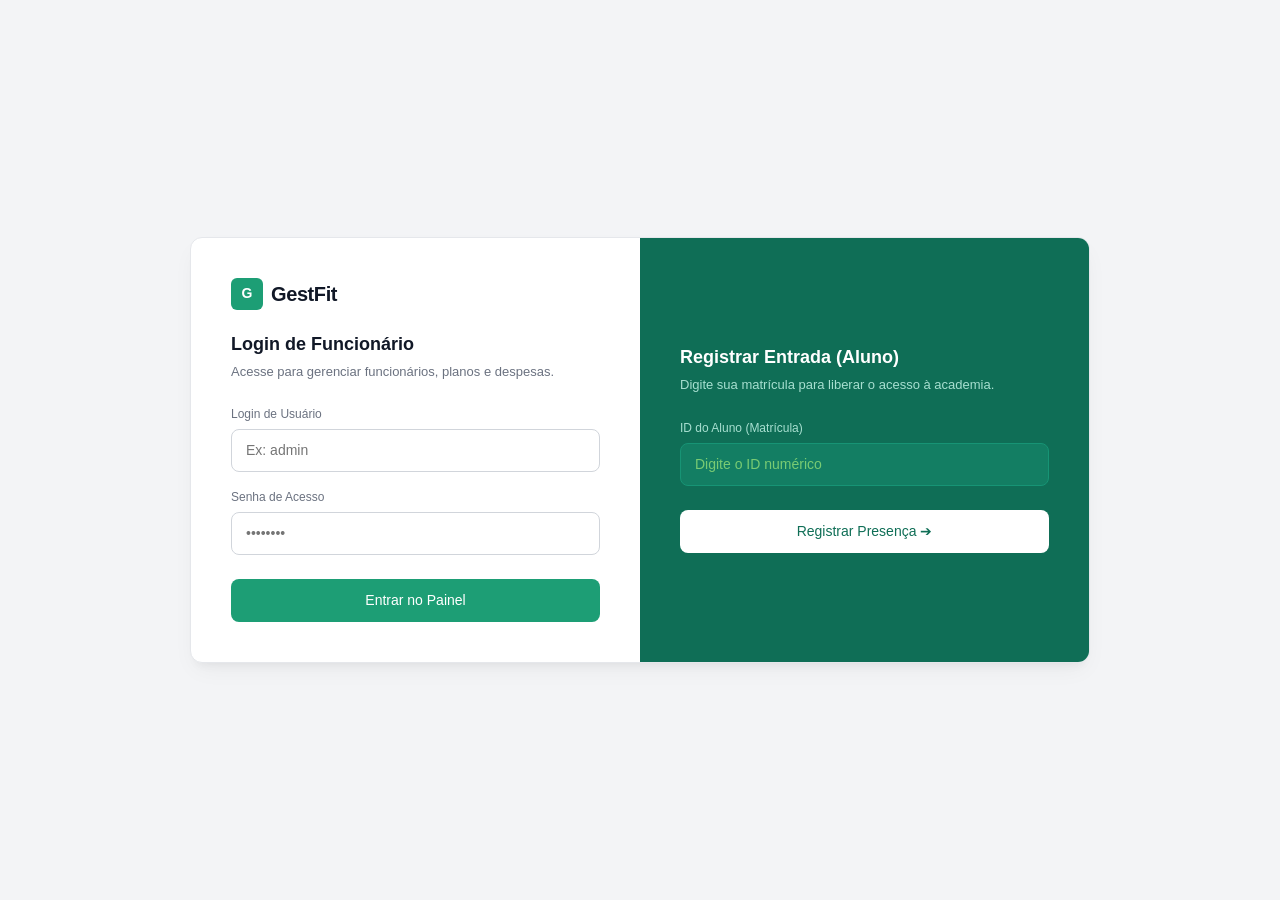
<file: demo/src/main/resources/templates/index.html>
<!DOCTYPE html>
<html lang="pt-BR" xmlns:th="http://www.thymeleaf.org">
<head>
    <meta charset="UTF-8">
    <meta name="viewport" content="width=device-width, initial-scale=1.0">
    <title>GestFit - Portaria e Acesso</title>

    <link href="https://cdn.jsdelivr.net/npm/bootstrap@5.3.3/dist/css/bootstrap.min.css" rel="stylesheet">

    <style>
        /* INJEÇÃO DO SEU DESIGN COMPLETO E CORRIGIDO */
        :root {
            --color-background-primary: #ffffff;
            --color-background-secondary: #f9fafb;
            --color-background-tertiary: #f3f4f6;
            --color-border-secondary: #d1d5db;
            --color-border-tertiary: #e5e7eb;
            --color-text-primary: #111827;
            --color-text-secondary: #6b7280;
            --border-radius-md: 8px;
            --border-radius-lg: 12px;
            --font-sans: 'Segoe UI', Tahoma, Geneva, Verdana, sans-serif;
        }

        * {
            box-sizing: border-box;
            margin: 0;
            padding: 0;
        }

        body {
            font-family: var(--font-sans);
            font-size: 14px;
            color: var(--color-text-primary);
            background: var(--color-background-tertiary);
            min-height: 100vh;
            display: flex;
            align-items: center;
            justify-content: center;
            padding: 20px;
        }

        .login-container {
            background: var(--color-background-primary);
            border: 0.5px solid var(--color-border-tertiary);
            border-radius: var(--border-radius-lg);
            overflow: hidden;
            box-shadow: 0 10px 25px -5px rgba(0, 0, 0, 0.05), 0 8px 10px -6px rgba(0, 0, 0, 0.05);
            width: 100%;
            max-width: 900px;
        }

        /* Lado Administrativo */
        .admin-side {
            padding: 40px;
        }

        /* Lado da Portaria/Aluno */
        .aluno-side {
            background: #0F6E56;
            color: white;
            padding: 40px;
            display: flex;
            flex-direction: column;
            justify-content: center;
        }

        .logo-mark {
            display: flex;
            align-items: center;
            gap: 8px;
            margin-bottom: 24px;
        }

        .logo-icon {
            width: 32px;
            height: 32px;
            background: #1D9E75;
            border-radius: 6px;
            display: flex;
            align-items: center;
            justify-content: center;
            font-weight: bold;
            color: white;
        }

        .logo-text {
            font-size: 20px;
            font-weight: 600;
            letter-spacing: -0.02em;
        }

        h3 {
            font-size: 18px;
            font-weight: 600;
            margin-bottom: 6px;
            color: var(--color-text-primary);
        }

        .aluno-side h3 {
            color: white;
        }

        .subtitle {
            font-size: 13px;
            color: var(--color-text-secondary);
            margin-bottom: 24px;
        }

        .aluno-side .subtitle {
            color: #A7DFD0;
        }

        label {
            font-size: 12px;
            color: var(--color-text-secondary);
            font-weight: 500;
            margin-bottom: 6px;
            display: block;
        }

        .aluno-side label {
            color: #A7DFD0;
        }

        input {
            font-family: var(--font-sans);
            font-size: 14px;
            padding: 10px 14px;
            border: 1.5px solid var(--color-border-secondary);
            border-radius: var(--border-radius-md);
            background: var(--color-background-primary);
            color: var(--color-text-primary);
            outline: none;
            width: 100%;
            transition: all 0.2s;
        }

        .aluno-side input {
            background: #137e63;
            border-color: #179475;
            color: white;
        }

        .aluno-side input::placeholder {
            color: #79cb73;
        }

        input:focus {
            border-color: #1D9E75;
            box-shadow: 0 0 0 3px rgba(29, 158, 117, 0.15);
        }

        .aluno-side input:focus {
            border-color: #ffffff;
            box-shadow: 0 0 0 3px rgba(255, 255, 255, 0.2);
        }

        .btn-custom {
            display: inline-flex;
            align-items: center;
            justify-content: center;
            padding: 11px 20px;
            border-radius: var(--border-radius-md);
            font-size: 14px;
            font-weight: 500;
            cursor: pointer;
            width: 100%;
            transition: background 0.15s;
            border: none;
        }

        .btn-adm {
            background: #1D9E75;
            color: white;
        }

        .btn-adm:hover {
            background: #0F6E56;
        }

        .btn-aluno {
            background: white;
            color: #0F6E56;
        }

        .btn-aluno:hover {
            background: #eafcf7;
        }
    </style>
</head>
<body>

<div class="login-container">
    <div class="row g-0">

        <div class="col-md-6 admin-side">
            <div class="logo-mark">
                <div class="logo-icon">G</div>
                <div class="logo-text">GestFit</div>
            </div>

            <h3>Login de Funcionário</h3>
            <p class="subtitle">Acesse para gerenciar funcionários, planos e despesas.</p>

            <form th:action="@{/acesso/entrar}" method="post" class="space-y-4">
                <div class="mb-3">
                    <label>Login de Usuário</label>
                    <input type="text" name="login" placeholder="Ex: admin" required>
                </div>
                <div class="mb-4">
                    <label>Senha de Acesso</label>
                    <input type="password" name="senha" placeholder="••••••••" required>
                </div>
                <button type="submit" class="btn-custom btn-adm">Entrar no Painel</button>
            </form>
        </div>

        <div class="col-md-6 aluno-side">
            <h3>Registrar Entrada (Aluno)</h3>
            <p class="subtitle">Digite sua matrícula para liberar o acesso à academia.</p>

            <form th:action="@{/acesso/registrar-presenca}" method="post">
                <div class="mb-4">
                    <label>ID do Aluno (Matrícula)</label>
                    <input type="number" name="alunoId" placeholder="Digite o ID numérico" required>
                </div>
                <button type="submit" class="btn-custom btn-aluno">Registrar Presença ➔</button>
            </form>
        </div>

    </div>
</div>

<script src="https://cdn.jsdelivr.net/npm/bootstrap@5.3.3/dist/js/bootstrap.bundle.min.js"></script>
</body>
</html>
</file>
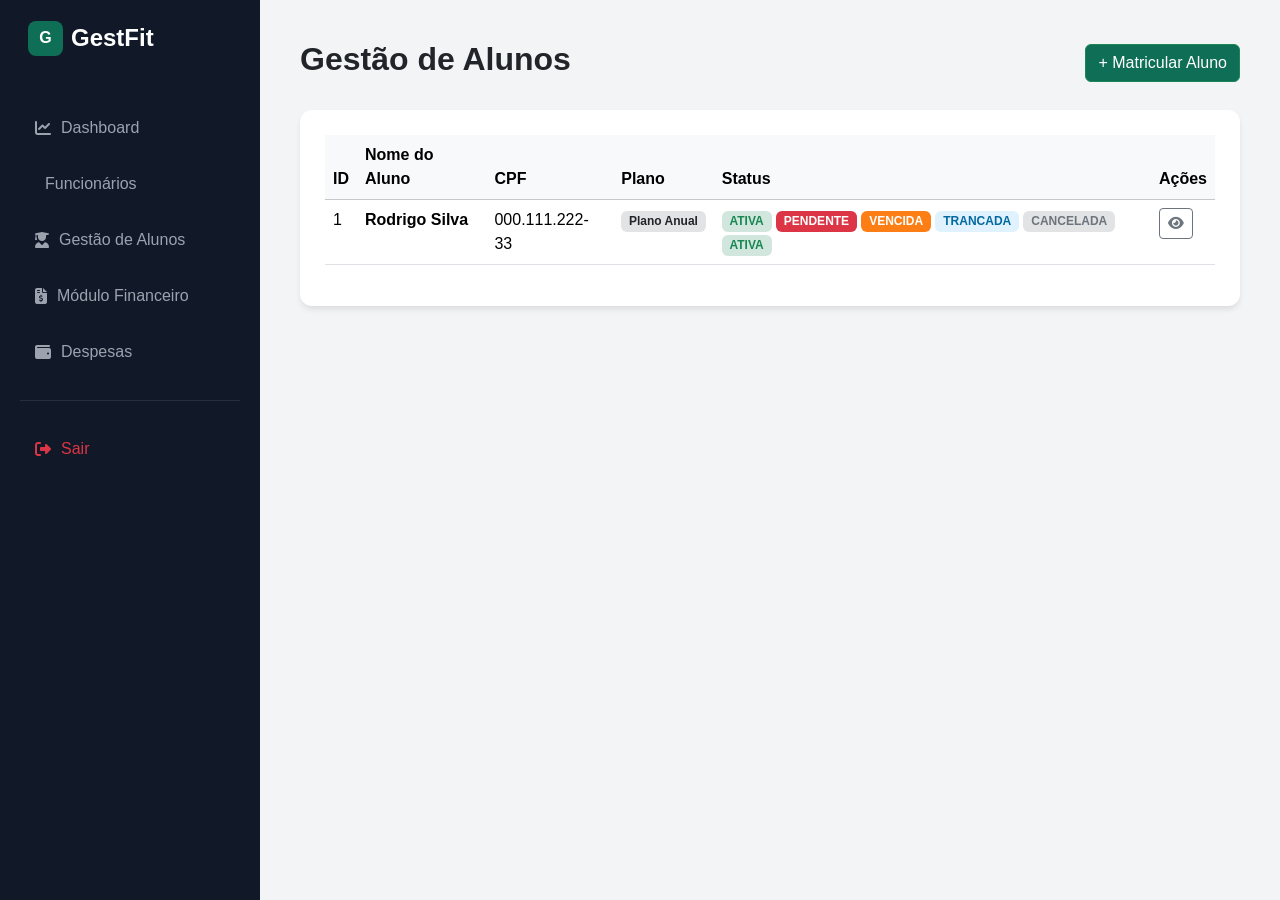
<file: demo/src/main/resources/templates/alunos.html>
<!DOCTYPE html>
<html lang="pt-BR" xmlns:th="http://www.thymeleaf.org">
<head>
  <meta charset="UTF-8">
  <meta name="viewport" content="width=device-width, initial-scale=1.0">
  <title>GestFit - Gestão de Alunos</title>
  <link href="https://cdn.jsdelivr.net/npm/bootstrap@5.3.3/dist/css/bootstrap.min.css" rel="stylesheet">
  <link rel="stylesheet" href="https://cdnjs.cloudflare.com/ajax/libs/font-awesome/6.5.1/css/all.min.css">
  <style>
    :root { --sidebar-width: 260px; --primary-color: #0F6E56; --bg-light: #f3f4f6; }
    body { background-color: var(--bg-light); font-family: 'Segoe UI', sans-serif; }
    .sidebar { width: var(--sidebar-width); height: 100vh; background: #111827; color: white; position: fixed; padding: 20px; }
    .nav-link { color: #9ca3af; padding: 12px 15px; border-radius: 8px; display: flex; align-items: center; gap: 10px; text-decoration: none; transition: 0.3s; }
    .nav-link:hover, .nav-link.active { background: var(--primary-color); color: white; }
    .main-content { margin-left: var(--sidebar-width); padding: 40px; }
    .table-container { background: white; border-radius: 12px; padding: 25px; box-shadow: 0 4px 6px -1px rgba(0,0,0,0.1); }
  </style>
</head>
<body>

<div class="sidebar">
  <div class="d-flex align-items-center gap-2 mb-5 px-2">
    <div style="background: var(--primary-color); width:35px; height:35px; border-radius:8px; display:flex; align-items:center; justify-content:center; font-weight:bold;">G</div>
    <span class="fs-4 fw-bold">GestFit</span>
  </div>
  <nav class="d-flex flex-column gap-2">
    <a href="/dashboard" class="nav-link"><i class="fa-solid fa-chart-line"></i> Dashboard</a>
    <a href="/funcionarios" class="nav-link"><i class="fa-solid fa-users-gears"></i> Funcionários</a>
    <a href="/alunos" class="nav-link"><i class="fa-solid fa-user-graduate"></i> Gestão de Alunos</a>
    <a href="/financeiro/painel" class="nav-link"><i class="fa-solid fa-file-invoice-dollar"></i> Módulo Financeiro</a>
    <a href="/despesas" class="nav-link"><i class="fa-solid fa-wallet"></i> Despesas</a>
    <hr class="text-secondary">
    <a href="/" class="nav-link text-danger"><i class="fa-solid fa-right-from-bracket"></i> Sair</a>
  </nav>
</div>

<div class="main-content">
  <div class="d-flex justify-content-between align-items-center mb-4">
    <h2 class="fw-bold">Gestão de Alunos</h2>
    <button class="btn btn-success"
            style="background-color: var(--primary-color);"
            data-bs-toggle="modal"
            data-bs-target="#modalAluno">
      + Matricular Aluno
    </button>
  </div>

  <div class="table-container">
    <table class="table table-hover">
      <thead class="table-light">
      <tr>
        <th>ID</th>
        <th>Nome do Aluno</th>
        <th>CPF</th>
        <th>Plano</th>
        <th>Status</th>
        <th>Ações</th>
      </tr>
      </thead>
      <tbody>
      <tr th:each="aluno : ${listaAlunos}">
        <td th:text="${aluno.id}">1</td>

        <td class="fw-semibold" th:text="${aluno.nome}">Rodrigo Silva</td>

        <td th:text="${aluno.cpf}">000.111.222-33</td>

        <td>
      <span class="badge bg-secondary-subtle text-dark"
            th:text="${aluno.tipoPlano != null ? aluno.tipoPlano : 'ANUAL'}">
        Plano Anual
      </span>
        </td>

        <td>
          <div th:switch="${aluno.statusMatricula != null ? aluno.statusMatricula.name() : 'ATIVA'}">
            <span th:case="'ATIVA'" class="badge bg-success-subtle text-success">ATIVA</span>
            <span th:case="'PENDENTE'" class="badge bg-danger text-white">PENDENTE</span>
            <span th:case="'VENCIDA'" class="badge text-white" style="background-color: #fd7e14 !important;">VENCIDA</span>
            <span th:case="'TRANCADA'" class="badge" style="background-color: #e0f2fe; color: #0369a1;">TRANCADA</span>
            <span th:case="'CANCELADA'" class="badge bg-secondary-subtle text-secondary">CANCELADA</span>
            <span th:case="*" class="badge bg-success-subtle text-success">ATIVA</span>
          </div>
        </td>

        <td>
          <button class="btn btn-sm btn-outline-secondary"><i class="fa-solid fa-eye"></i></button>
        </td>
      </tr>
      </tbody>
    </table>
  </div>
</div>
<div class="modal fade" id="modalAluno" tabindex="-1" aria-labelledby="modalAlunoLabel" aria-hidden="true">
  <div class="modal-dialog">
    <div class="modal-content">
      <div class="modal-header">
        <h5 class="modal-title" id="modalAlunoLabel">Matricular Novo Aluno</h5>
        <button type="button" class="btn-close" data-bs-dismiss="modal" aria-label="Close"></button>
      </div>

      <form th:action="@{/alunos/salvar}" th:object="${novoAluno}" method="POST">
        <div class="modal-body">

          <div class="mb-3">
            <label class="form-label">Nome Completo</label>
            <input type="text" class="form-control" name="nome" required>
          </div>

          <div class="mb-3">
            <label class="form-label">CPF</label>
            <input type="text" class="form-control" name="cpf" required>
          </div>

          <div class="mb-3">
            <label class="form-label">Plano de Matrícula</label>
            <select class="form-select" name="tipoPlano" required>
              <option th:each="plano : ${planoOpcoes}" th:value="${plano}" th:text="${plano}"></option>
            </select>
          </div>

          <div class="mb-3">
            <label class="form-label">Status da Matrícula</label>
            <select class="form-select" name="statusMatricula">
              <option th:each="status : ${statusOpcoes}" th:value="${status}" th:text="${status}"></option>
            </select>
          </div>

        </div>
        <div class="modal-footer">
          <button type="button" class="btn btn-secondary" data-bs-dismiss="modal">Cancelar</button>
          <button type="submit" class="btn btn-success">Confirmar Matrícula</button>
        </div>
      </form>

    </div>
  </div>
</div>
<script src="https://cdn.jsdelivr.net/npm/bootstrap@5.3.2/dist/js/bootstrap.bundle.min.js"></script>
</body>
</html>
</file>
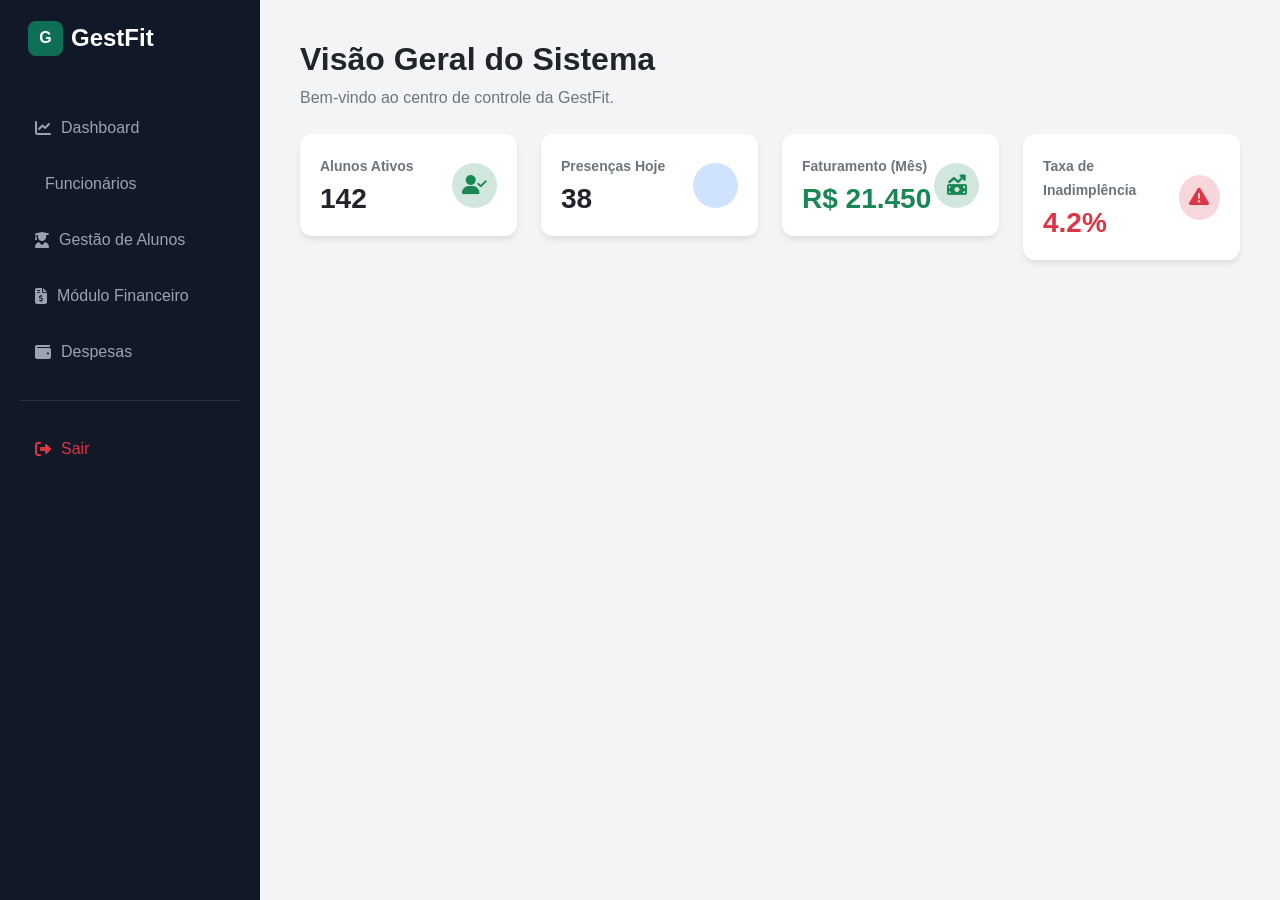
<file: demo/src/main/resources/templates/dashboard.html>
<!DOCTYPE html>
<html lang="pt-BR" xmlns:th="http://www.thymeleaf.org">
<head>
  <meta charset="UTF-8">
  <meta name="viewport" content="width=device-width, initial-scale=1.0">
  <title>GestFit - Dashboard</title>
  <link href="https://cdn.jsdelivr.net/npm/bootstrap@5.3.3/dist/css/bootstrap.min.css" rel="stylesheet">
  <link rel="stylesheet" href="https://cdnjs.cloudflare.com/ajax/libs/font-awesome/6.5.1/css/all.min.css">
  <style>
    :root { --sidebar-width: 260px; --primary-color: #0F6E56; --bg-light: #f3f4f6; }
    body { background-color: var(--bg-light); font-family: 'Segoe UI', sans-serif; }
    .sidebar { width: var(--sidebar-width); height: 100vh; background: #111827; color: white; position: fixed; padding: 20px; }
    .nav-link { color: #9ca3af; padding: 12px 15px; border-radius: 8px; display: flex; align-items: center; gap: 10px; text-decoration: none; transition: 0.3s; }
    .nav-link:hover, .nav-link.active { background: var(--primary-color); color: white; }
    .main-content { margin-left: var(--sidebar-width); padding: 40px; }
    .card-stats { background: white; border-radius: 12px; padding: 20px; border: none; box-shadow: 0 4px 6px -1px rgba(0,0,0,0.1); transition: 0.2s; }
    .card-stats:hover { transform: translateY(-3px); }
    .icon-box { width: 45px; height: 45px; border-radius: 50%; display: flex; align-items: center; justify-content: center; font-size: 20px; }
  </style>
</head>
<body>

<div class="sidebar">
  <div class="d-flex align-items-center gap-2 mb-5 px-2">
    <div style="background: var(--primary-color); width:35px; height:35px; border-radius:8px; display:flex; align-items:center; justify-content:center; font-weight:bold;">G</div>
    <span class="fs-4 fw-bold">GestFit</span>
  </div>
  <nav class="d-flex flex-column gap-2">
    <a href="/dashboard" class="nav-link"><i class="fa-solid fa-chart-line"></i> Dashboard</a>
    <a href="/funcionarios" class="nav-link"><i class="fa-solid fa-users-gears"></i> Funcionários</a>
    <a href="/alunos" class="nav-link"><i class="fa-solid fa-user-graduate"></i> Gestão de Alunos</a>
    <a href="/financeiro/painel" class="nav-link"><i class="fa-solid fa-file-invoice-dollar"></i> Módulo Financeiro</a>
    <a href="/despesas" class="nav-link"><i class="fa-solid fa-wallet"></i> Despesas</a>
    <hr class="text-secondary">
    <a href="/" class="nav-link text-danger"><i class="fa-solid fa-right-from-bracket"></i> Sair</a>
  </nav>
</div>

<div class="main-content">
  <div class="mb-4">
    <h2 class="fw-bold">Visão Geral do Sistema</h2>
    <p class="text-secondary">Bem-vindo ao centro de controle da GestFit.</p>
  </div>

  <div class="row g-4 mb-5">
    <div class="col-md-3">
      <div class="card-stats d-flex align-items-center justify-content-between">
        <div>
          <span class="text-secondary small fw-bold">Alunos Ativos</span>
          <h3 class="fw-bold mb-0 mt-1">142</h3>
        </div>
        <div class="icon-box bg-success-subtle text-success"><i class="fa-solid fa-user-check"></i></div>
      </div>
    </div>
    <div class="col-md-3">
      <div class="card-stats d-flex align-items-center justify-content-between">
        <div>
          <span class="text-secondary small fw-bold">Presenças Hoje</span>
          <h3 class="fw-bold mb-0 mt-1">38</h3>
        </div>
        <div class="icon-box bg-primary-subtle text-primary"><i class="fa-solid fa-門-open"></i></div>
      </div>
    </div>
    <div class="col-md-3">
      <div class="card-stats d-flex align-items-center justify-content-between">
        <div>
          <span class="text-secondary small fw-bold">Faturamento (Mês)</span>
          <h3 class="fw-bold mb-0 mt-1 text-success">R$ 21.450</h3>
        </div>
        <div class="icon-box bg-success-subtle text-success"><i class="fa-solid fa-money-bill-trend-up"></i></div>
      </div>
    </div>
    <div class="col-md-3">
      <div class="card-stats d-flex align-items-center justify-content-between">
        <div>
          <span class="text-secondary small fw-bold">Taxa de Inadimplência</span>
          <h3 class="fw-bold mb-0 mt-1 text-danger">4.2%</h3>
        </div>
        <div class="icon-box bg-danger-subtle text-danger"><i class="fa-solid fa-triangle-exclamation"></i></div>
      </div>
    </div>
  </div>
</div>
</body>
</html>
</file>
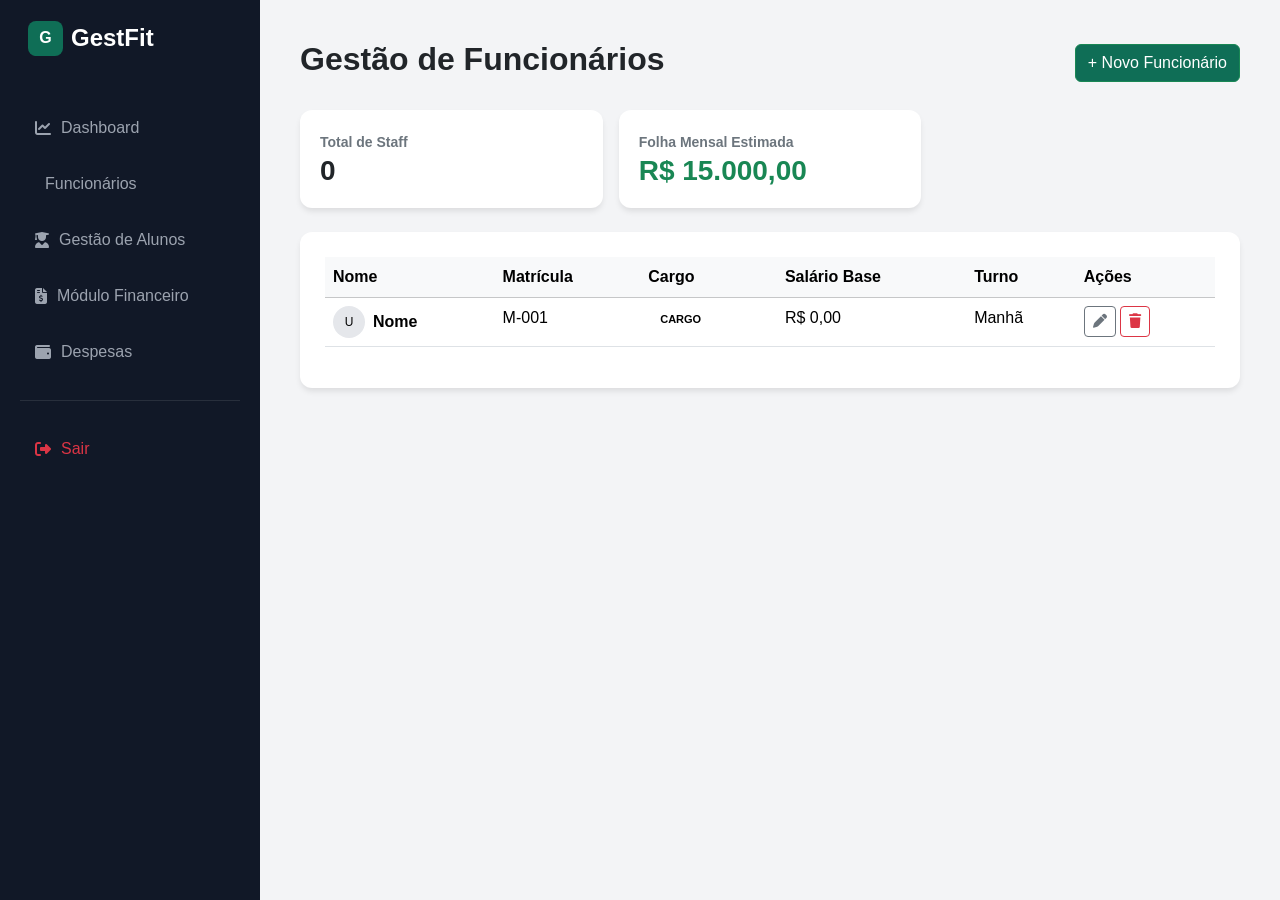
<file: demo/src/main/resources/templates/funcionarios.html>
<!DOCTYPE html>
<html lang="pt-BR" xmlns:th="http://www.thymeleaf.org">
<head>
    <meta charset="UTF-8">
    <meta name="viewport" content="width=device-width, initial-scale=1.0">
    <title>GestFit - Gestão de Funcionários</title>
    <link href="https://cdn.jsdelivr.net/npm/bootstrap@5.3.3/dist/css/bootstrap.min.css" rel="stylesheet">
    <link rel="stylesheet" href="https://cdnjs.cloudflare.com/ajax/libs/font-awesome/6.5.1/css/all.min.css">
    <style>
        :root {
            --sidebar-width: 260px;
            --primary-color: #0F6E56;
            --bg-light: #f3f4f6;
        }

        body { background-color: var(--bg-light); font-family: 'Segoe UI', sans-serif; }

        /* Sidebar */
        .sidebar {
            width: var(--sidebar-width);
            height: 100vh;
            background: #111827;
            color: white;
            position: fixed;
            padding: 20px;
        }

        .nav-link {
            color: #9ca3af;
            padding: 12px 15px;
            border-radius: 8px;
            display: flex;
            align-items: center;
            gap: 10px;
            text-decoration: none;
            transition: 0.3s;
        }

        .nav-link:hover, .nav-link.active {
            background: var(--primary-color);
            color: white;
        }

        /* Main Content */
        .main-content {
            margin-left: var(--sidebar-width);
            padding: 40px;
        }

        .card-stats {
            background: white;
            border-radius: 12px;
            padding: 20px;
            border: none;
            box-shadow: 0 4px 6px -1px rgba(0,0,0,0.1);
        }

        .table-container {
            background: white;
            border-radius: 12px;
            padding: 25px;
            box-shadow: 0 4px 6px -1px rgba(0,0,0,0.1);
        }

        .badge-role {
            padding: 5px 12px;
            border-radius: 20px;
            font-size: 11px;
            font-weight: 600;
            text-transform: uppercase;
        }

        .role-gerente { background: #dcfce7; color: #166534; }
        .role-professor { background: #dbeafe; color: #1e40af; }
        .role-recepcao { background: #fef3c7; color: #92400e; }
    </style>
</head>
<body>

<div class="sidebar">
    <div class="d-flex align-items-center gap-2 mb-5 px-2">
        <div style="background: var(--primary-color); width:35px; height:35px; border-radius:8px; display:flex; align-items:center; justify-content:center; font-weight:bold;">G</div>
        <span class="fs-4 fw-bold">GestFit</span>
    </div>

    <nav class="d-flex flex-column gap-2">
        <a href="/dashboard" class="nav-link"><i class="fa-solid fa-chart-line"></i> Dashboard</a>
        <a href="/funcionarios" class="nav-link"><i class="fa-solid fa-users-gears"></i> Funcionários</a>
        <a href="/alunos" class="nav-link"><i class="fa-solid fa-user-graduate"></i> Gestão de Alunos</a>
        <a href="/financeiro/painel" class="nav-link"><i class="fa-solid fa-file-invoice-dollar"></i> Módulo Financeiro</a>
        <a href="/despesas" class="nav-link"><i class="fa-solid fa-wallet"></i> Despesas</a>
        <hr class="text-secondary">
        <a href="/" class="nav-link text-danger"><i class="fa-solid fa-right-from-bracket"></i> Sair</a>
    </nav>
</div>

<div class="main-content">
    <div class="d-flex justify-content-between align-items-center mb-4">
        <h2 class="fw-bold">Gestão de Funcionários</h2>
        <button class="btn btn-success" style="background-color: var(--primary-color);">+ Novo Funcionário</button>
    </div>

    <div class="row mb-4 g-3">
        <div class="col-md-4">
            <div class="card-stats">
                <span class="text-secondary small fw-bold">Total de Staff</span>
                <h3 class="fw-bold mb-0" th:text="${#lists.size(listaFuncionarios)}">0</h3>
            </div>
        </div>
        <div class="col-md-4">
            <div class="card-stats">
                <span class="text-secondary small fw-bold">Folha Mensal Estimada</span>
                <h3 class="fw-bold mb-0 text-success">R$ 15.000,00</h3>
            </div>
        </div>
    </div>

    <div class="table-container">
        <table class="table table-hover">
            <thead class="table-light">
            <tr>
                <th>Nome</th>
                <th>Matrícula</th>
                <th>Cargo</th>
                <th>Salário Base</th>
                <th>Turno</th>
                <th>Ações</th>
            </tr>
            </thead>
            <tbody>
            <tr th:each="f : ${listaFuncionarios}">
                <td>
                    <div class="d-flex align-items-center gap-2">
                        <div style="width:32px; height:32px; background:#e5e7eb; border-radius:50%; display:flex; align-items:center; justify-content:center; font-size:12px;" th:text="${#strings.substring(f.nome,0,1)}">U</div>
                        <span class="fw-semibold" th:text="${f.nome}">Nome</span>
                    </div>
                </td>
                <td th:text="${f.matricula}">M-001</td>
                <td>
        <span class="badge-role"
              th:classappend="${f instanceof T(com.gestfit.model.Gerente) ? 'role-gerente' : (f instanceof T(com.gestfit.model.Professor) ? 'role-professor' : 'role-recepcao')}"
              th:text="${f.cargo}">Cargo</span>
                </td>
                <td th:text="${'R$ ' + f.salarioBase}">R$ 0,00</td>
                <td th:text="${f.turno}">Manhã</td>
                <td>
                    <button class="btn btn-sm btn-outline-secondary"><i class="fa-solid fa-pen"></i></button>
                    <button class="btn btn-sm btn-outline-danger"><i class="fa-solid fa-trash"></i></button>
                </td>
            </tr>
            </tbody>
        </table>
    </div>
</div>

</body>
</html>
</file>
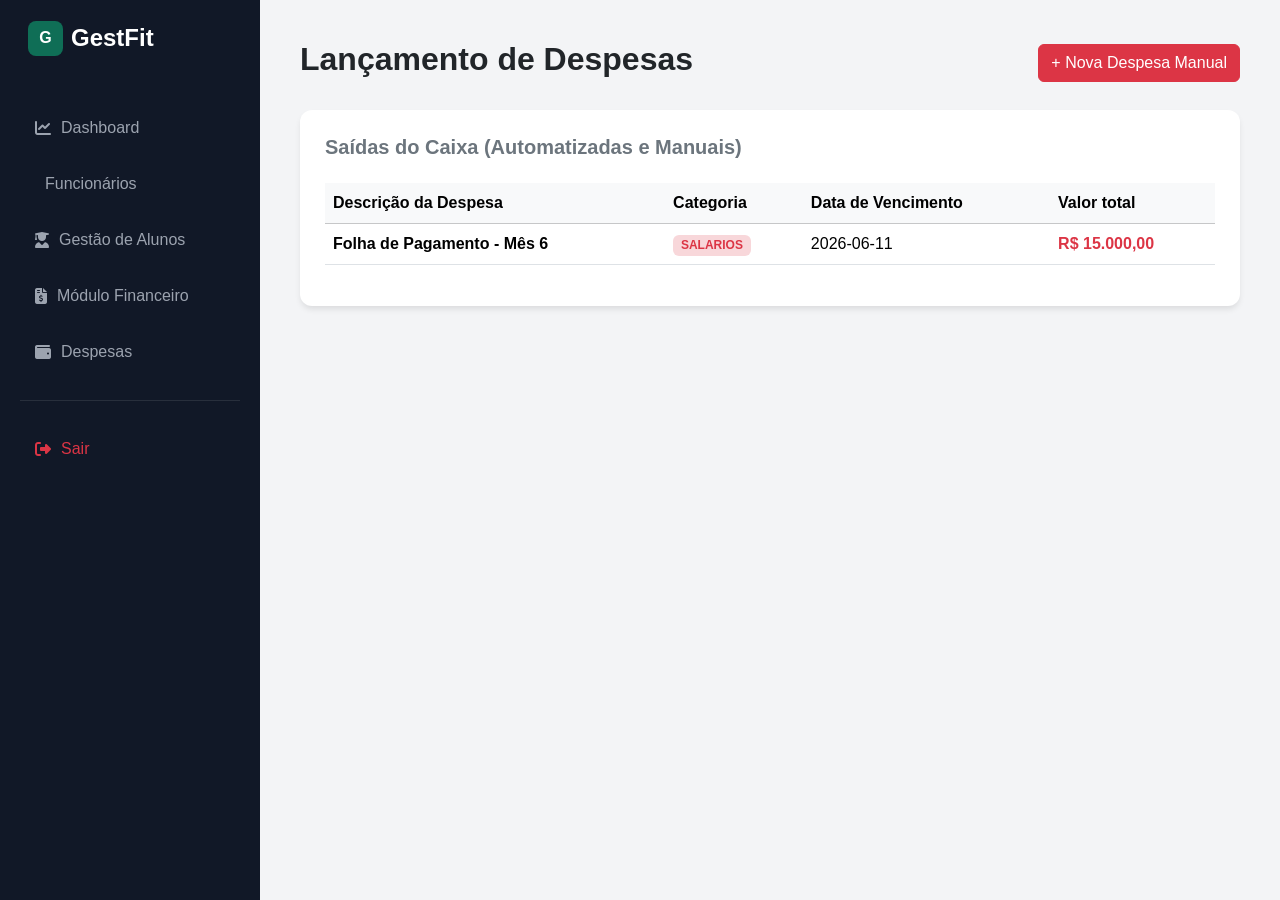
<file: demo/src/main/resources/templates/despesas/gerenciar-despesas.html>
<!DOCTYPE html>
<html lang="pt-BR" xmlns:th="http://www.thymeleaf.org">
<head>
  <meta charset="UTF-8">
  <meta name="viewport" content="width=device-width, initial-scale=1.0">
  <title>GestFit - Despesas</title>
  <link href="https://cdn.jsdelivr.net/npm/bootstrap@5.3.3/dist/css/bootstrap.min.css" rel="stylesheet">
  <link rel="stylesheet" href="https://cdnjs.cloudflare.com/ajax/libs/font-awesome/6.5.1/css/all.min.css">
  <style>
    :root { --sidebar-width: 260px; --primary-color: #0F6E56; --bg-light: #f3f4f6; }
    body { background-color: var(--bg-light); font-family: 'Segoe UI', sans-serif; }
    .sidebar { width: var(--sidebar-width); height: 100vh; background: #111827; color: white; position: fixed; padding: 20px; }
    .nav-link { color: #9ca3af; padding: 12px 15px; border-radius: 8px; display: flex; align-items: center; gap: 10px; text-decoration: none; transition: 0.3s; }
    .nav-link:hover, .nav-link.active { background: var(--primary-color); color: white; }
    .main-content { margin-left: var(--sidebar-width); padding: 40px; }
    .table-container { background: white; border-radius: 12px; padding: 25px; box-shadow: 0 4px 6px -1px rgba(0,0,0,0.1); }
  </style>
</head>
<body>

<div class="sidebar">
  <div class="d-flex align-items-center gap-2 mb-5 px-2">
    <div style="background: var(--primary-color); width:35px; height:35px; border-radius:8px; display:flex; align-items:center; justify-content:center; font-weight:bold;">G</div>
    <span class="fs-4 fw-bold">GestFit</span>
  </div>
  <nav class="d-flex flex-column gap-2">
    <a href="/dashboard" class="nav-link"><i class="fa-solid fa-chart-line"></i> Dashboard</a>
    <a href="/funcionarios" class="nav-link"><i class="fa-solid fa-users-gears"></i> Funcionários</a>
    <a href="/alunos" class="nav-link"><i class="fa-solid fa-user-graduate"></i> Gestão de Alunos</a>
    <a href="/financeiro/painel" class="nav-link"><i class="fa-solid fa-file-invoice-dollar"></i> Módulo Financeiro</a>
    <a href="/despesas" class="nav-link"><i class="fa-solid fa-wallet"></i> Despesas</a>
    <hr class="text-secondary">
    <a href="/" class="nav-link text-danger"><i class="fa-solid fa-right-from-bracket"></i> Sair</a>
  </nav>
</div>

<div class="main-content">
  <div class="d-flex justify-content-between align-items-center mb-4">
    <h2 class="fw-bold">Lançamento de Despesas</h2>
    <button type="button" class="btn btn-danger" data-bs-toggle="modal" data-bs-target="#modalDespesa">
      + Nova Despesa Manual
    </button>
  </div>

  <div class="table-container">
    <h5 class="fw-bold mb-4 text-secondary">Saídas do Caixa (Automatizadas e Manuais)</h5>
    <table class="table table-hover">
      <thead class="table-light">
      <tr>
        <th>Descrição da Despesa</th>
        <th>Categoria</th>
        <th>Data de Vencimento</th>
        <th>Valor total</th>
      </tr>
      </thead>
      <tbody>
      <tr th:each="d : ${listaDespesas}">
        <td class="fw-semibold" th:text="${d.descricao}">Folha de Pagamento - Mês 6</td>
        <td><span class="badge bg-danger-subtle text-danger" th:text="${d.categoria}">SALARIOS</span></td>
        <td th:text="${d.dataVencimento}">2026-06-11</td>
        <td class="fw-bold text-danger" th:text="${'R$ ' + d.valor}">R$ 15.000,00</td>
      </tr>
      </tbody>
    </table>
  </div>
</div>
<div class="modal fade" id="modalDespesa" tabindex="-1" aria-labelledby="modalDespesaLabel" aria-hidden="true">
  <div class="modal-dialog">
    <div class="modal-content">
      <div class="modal-header">
        <h5 class="modal-title" id="modalDespesaLabel">Adicionar Nova Despesa</h5>
        <button type="button" class="btn-close" data-bs-dismiss="modal" aria-label="Close"></button>
      </div>

      <form th:action="@{/despesas/salvar}" th:object="${novaDespesa}" method="POST">
        <div class="modal-body">

          <div class="mb-3">
            <label class="form-label">Descrição</label>
            <input type="text" class="form-control" name="descricao" required>
          </div>

          <div class="mb-3">
            <label class="form-label">Valor (R$)</label>
            <input type="number" step="0.01" class="form-control" name="valor" required>
          </div>

          <div class="mb-3">
            <label class="form-label">Data de Vencimento</label>
            <input type="date" class="form-control" name="dataVencimento" required>
          </div>

          <div class="mb-3">
            <label class="form-label">Categoria</label>
            <select class="form-select" name="categoria">
              <option th:each="cat : ${categorias}" th:value="${cat}" th:text="${cat}"></option>
            </select>
          </div>

        </div>
        <div class="modal-footer">
          <button type="button" class="btn btn-secondary" data-bs-dismiss="modal">Cancelar</button>
          <button type="submit" class="btn btn-success">Salvar Despesa</button>
        </div>
      </form>
    </div>
  </div>
</div>
<script src="https://cdn.jsdelivr.net/npm/bootstrap@5.3.0/dist/js/bootstrap.bundle.min.js"></script>
</body>
</html>
</file>
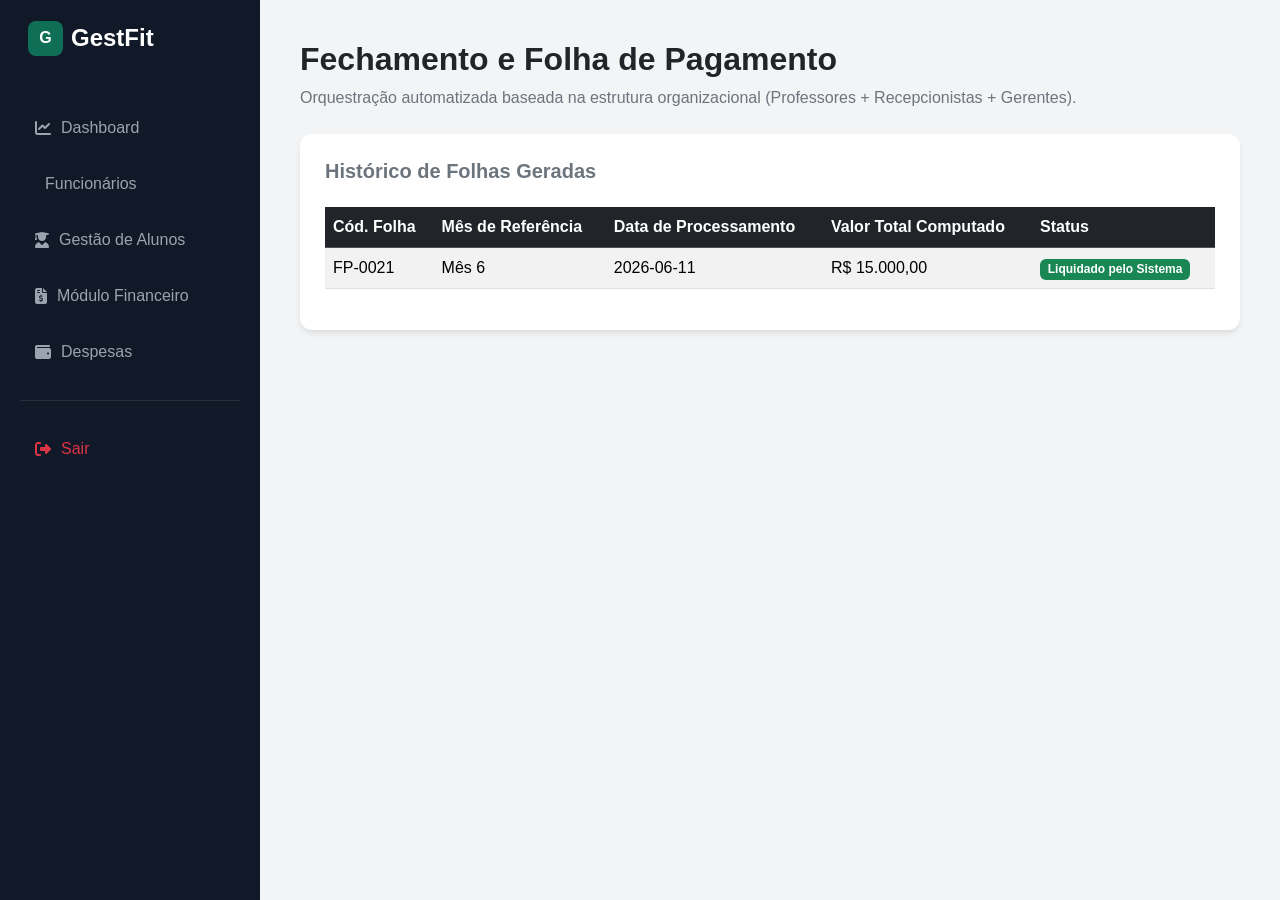
<file: demo/src/main/resources/templates/financeiro/painel-financeiro.html>
<!DOCTYPE html>
<html lang="pt-BR" xmlns:th="http://www.thymeleaf.org">
<head>
  <meta charset="UTF-8">
  <meta name="viewport" content="width=device-width, initial-scale=1.0">
  <title>GestFit - Módulo Financeiro</title>
  <link href="https://cdn.jsdelivr.net/npm/bootstrap@5.3.3/dist/css/bootstrap.min.css" rel="stylesheet">
  <link rel="stylesheet" href="https://cdnjs.cloudflare.com/ajax/libs/font-awesome/6.5.1/css/all.min.css">
  <style>
    :root { --sidebar-width: 260px; --primary-color: #0F6E56; --bg-light: #f3f4f6; }
    body { background-color: var(--bg-light); font-family: 'Segoe UI', sans-serif; }
    .sidebar { width: var(--sidebar-width); height: 100vh; background: #111827; color: white; position: fixed; padding: 20px; }
    .nav-link { color: #9ca3af; padding: 12px 15px; border-radius: 8px; display: flex; align-items: center; gap: 10px; text-decoration: none; transition: 0.3s; }
    .nav-link:hover, .nav-link.active { background: var(--primary-color); color: white; }
    .main-content { margin-left: var(--sidebar-width); padding: 40px; }
    .table-container { background: white; border-radius: 12px; padding: 25px; box-shadow: 0 4px 6px -1px rgba(0,0,0,0.1); }
  </style>
</head>
<body>

<div class="sidebar">
  <div class="d-flex align-items-center gap-2 mb-5 px-2">
    <div style="background: var(--primary-color); width:35px; height:35px; border-radius:8px; display:flex; align-items:center; justify-content:center; font-weight:bold;">G</div>
    <span class="fs-4 fw-bold">GestFit</span>
  </div>
  <nav class="d-flex flex-column gap-2">
    <a href="/dashboard" class="nav-link"><i class="fa-solid fa-chart-line"></i> Dashboard</a>
    <a href="/funcionarios" class="nav-link"><i class="fa-solid fa-users-gears"></i> Funcionários</a>
    <a href="/alunos" class="nav-link"><i class="fa-solid fa-user-graduate"></i> Gestão de Alunos</a>
    <a href="/financeiro/painel" class="nav-link"><i class="fa-solid fa-file-invoice-dollar"></i> Módulo Financeiro</a>
    <a href="/despesas" class="nav-link"><i class="fa-solid fa-wallet"></i> Despesas</a>
    <hr class="text-secondary">
    <a href="/" class="nav-link text-danger"><i class="fa-solid fa-right-from-bracket"></i> Sair</a>
  </nav>
</div>

<div class="main-content">
  <div class="mb-4">
    <h2 class="fw-bold">Fechamento e Folha de Pagamento</h2>
    <p class="text-secondary">Orquestração automatizada baseada na estrutura organizacional (Professores + Recepcionistas + Gerentes).</p>
  </div>

  <div class="table-container">
    <h5 class="fw-bold mb-4 text-secondary">Histórico de Folhas Geradas</h5>
    <table class="table table-striped">
      <thead class="table-dark">
      <tr>
        <th>Cód. Folha</th>
        <th>Mês de Referência</th>
        <th>Data de Processamento</th>
        <th>Valor Total Computado</th>
        <th>Status</th>
      </tr>
      </thead>
      <tbody>
      <tr th:each="folha : ${listaFolhas}">
        <td th:text="${folha.id}">FP-0021</td>
        <td th:text="${folha.mesReferencia}">Mês 6</td>
        <td th:text="${folha.dataProcessamento}">2026-06-11</td>
        <td th:text="${'R$ ' + folha.valorTotal}">R$ 15.000,00</td>
        <td><span class="badge bg-success">Liquidado pelo Sistema</span></td>
      </tr>
      </tbody>
    </table>
  </div>
</div>
</body>
</html>
</file>
